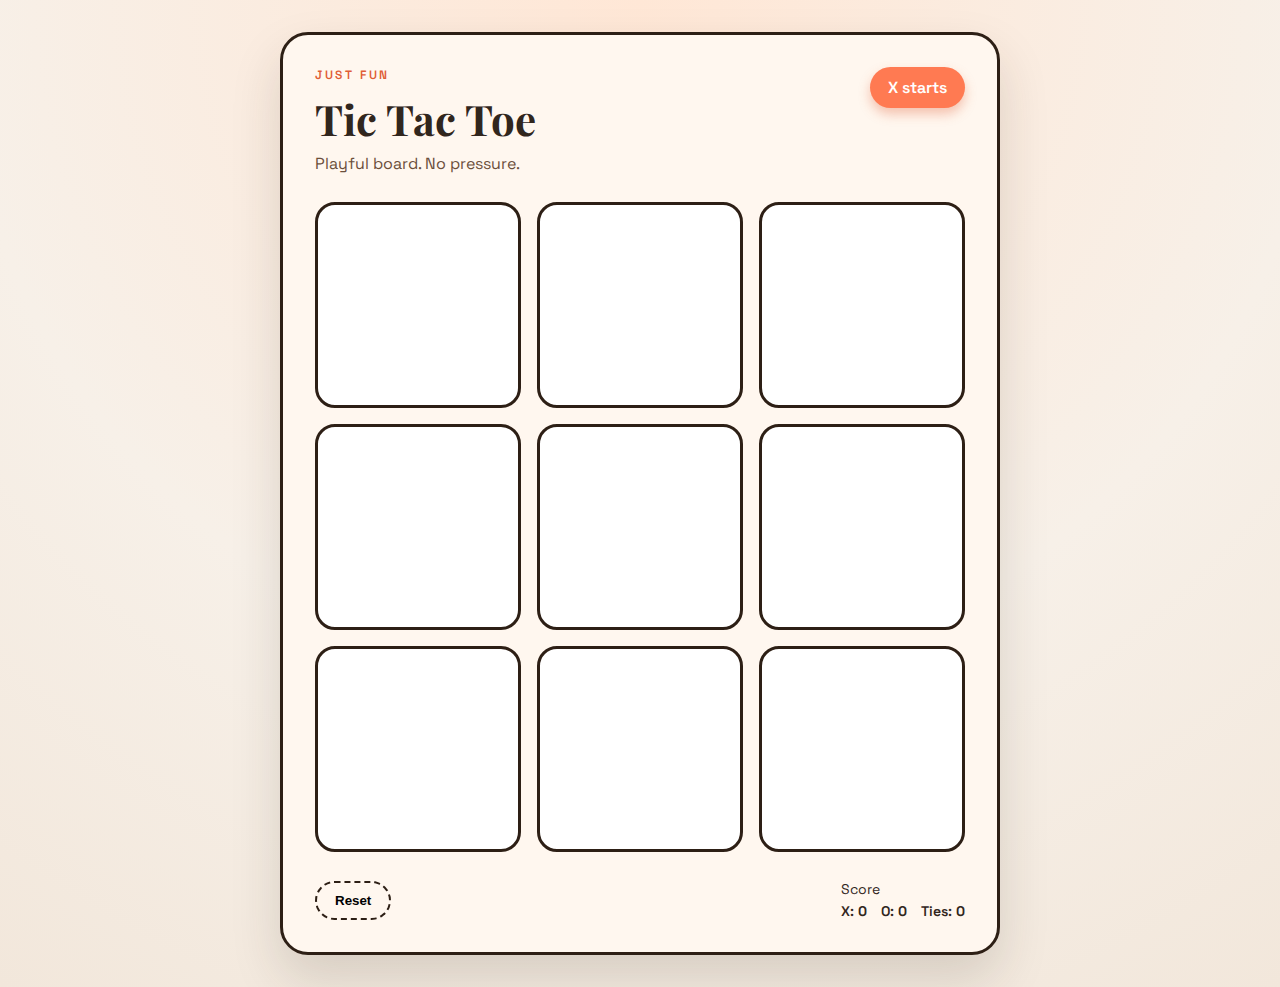
<file: just fun/index.html>
<!doctype html>
<html lang="en">
  <head>
    <meta charset="utf-8" />
    <meta name="viewport" content="width=device-width, initial-scale=1" />
    <title>Tic Tac Toe</title>
    <link rel="preconnect" href="https://fonts.googleapis.com" />
    <link rel="preconnect" href="https://fonts.gstatic.com" crossorigin />
    <link
      href="https://fonts.googleapis.com/css2?family=Playfair+Display:wght@600;700&family=Space+Grotesk:wght@400;500;600&display=swap"
      rel="stylesheet"
    />
    <link rel="stylesheet" href="style.css" />
  </head>
  <body>
    <main class="page">
      <section class="card">
        <header class="header">
          <div>
            <p class="eyebrow">Just Fun</p>
            <h1>Tic Tac Toe</h1>
            <p class="subtitle">Playful board. No pressure.</p>
          </div>
          <div class="status" id="status">X starts</div>
        </header>

        <div class="board" id="board" aria-label="Tic Tac Toe board" role="grid">
          <button class="cell" data-index="0" role="gridcell" aria-label="Cell 1"></button>
          <button class="cell" data-index="1" role="gridcell" aria-label="Cell 2"></button>
          <button class="cell" data-index="2" role="gridcell" aria-label="Cell 3"></button>
          <button class="cell" data-index="3" role="gridcell" aria-label="Cell 4"></button>
          <button class="cell" data-index="4" role="gridcell" aria-label="Cell 5"></button>
          <button class="cell" data-index="5" role="gridcell" aria-label="Cell 6"></button>
          <button class="cell" data-index="6" role="gridcell" aria-label="Cell 7"></button>
          <button class="cell" data-index="7" role="gridcell" aria-label="Cell 8"></button>
          <button class="cell" data-index="8" role="gridcell" aria-label="Cell 9"></button>
        </div>

        <footer class="footer">
          <button class="ghost" id="reset">Reset</button>
          <div class="score" aria-live="polite">
            <span>Score</span>
            <div class="score-values">
              <span>X: <strong id="score-x">0</strong></span>
              <span>O: <strong id="score-o">0</strong></span>
              <span>Ties: <strong id="score-ties">0</strong></span>
            </div>
          </div>
        </footer>
      </section>
    </main>

    <script src="script.js"></script>
  </body>
</html>
</file>
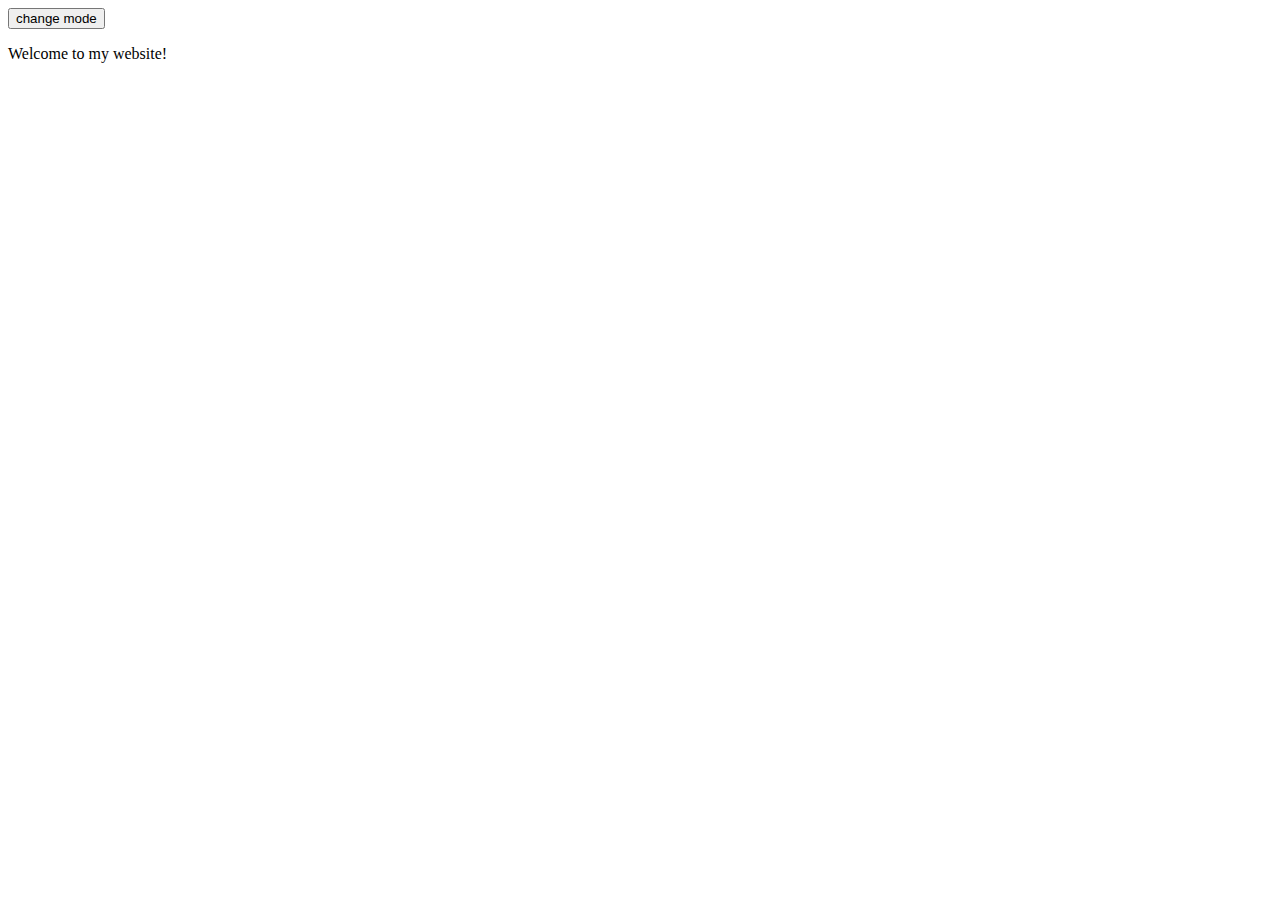
<file: event.html>
<!DOCTYPE html>
<html lang="en">
<head>
    <meta charset="UTF-8">
    <meta name="viewport" content="width=device-width, initial-scale=1.0">
    <title>Document</title>
    <link rel="stylesheet" href="style.css">
</head>
<body>
    <button id ="mode"> change mode</button>
    <p> Welcome to my website!</p>
    <script src="seventh.js"></script>
</body>
</html>
</file>
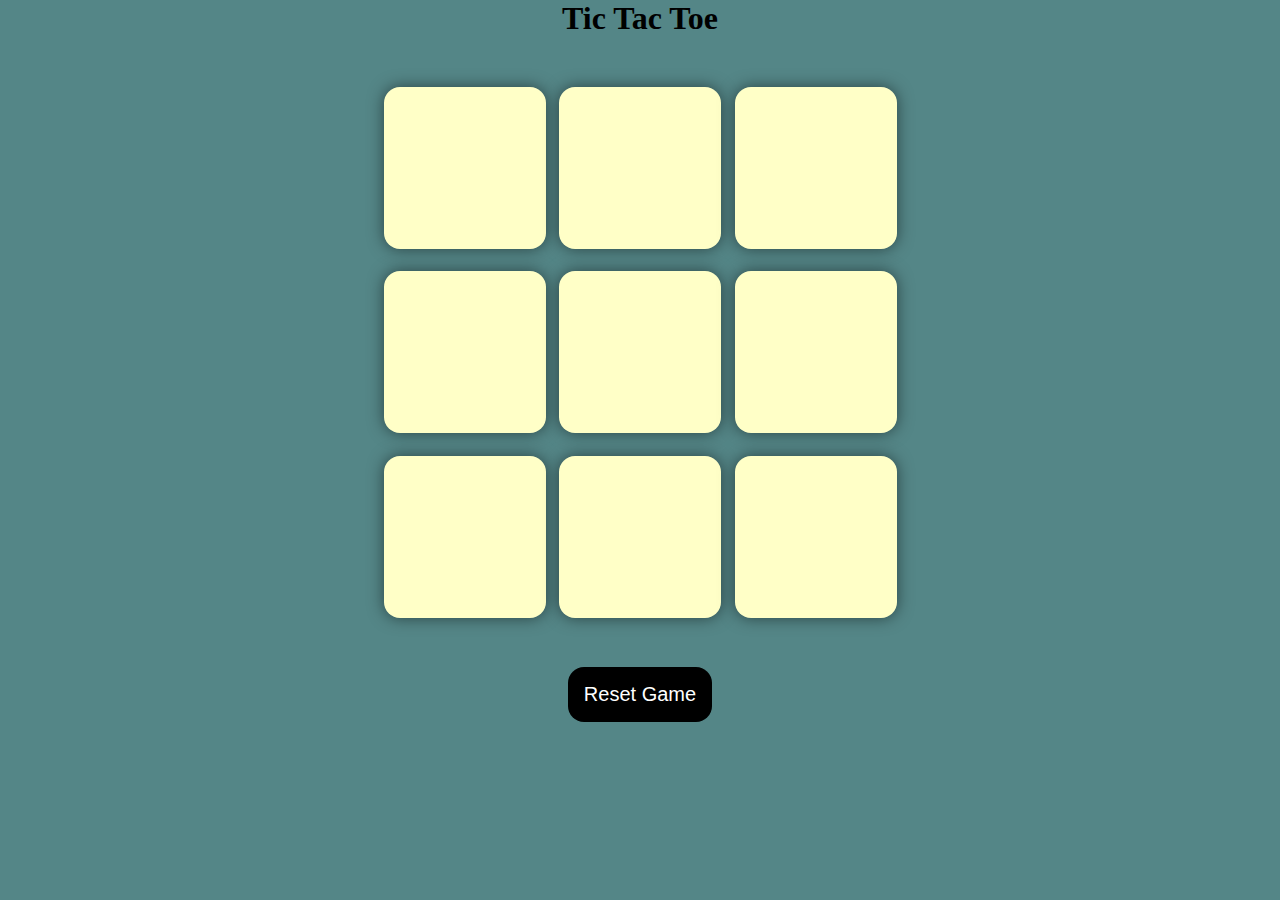
<file: game_index.html>
<!DOCTYPE html>
<html lang="en">
<head>
    <meta charset="UTF-8">
    <meta name="viewport" content="width=device-width, initial-scale=1.0">
    <title>Tic -Tac -Toe Game</title>
    <link rel="stylesheet" href="game_style.css">
</head>
<body>
    <div class="msg-container hide">
        <p id="msg">Winner</p>
        <button id="new-btn">New Game</button>
    </div>
    <main>
        <h1>Tic Tac Toe </h1>
        <div class="container">
        <div class="game">
            <button class="box"></button>
            <button class="box"></button>
            <button class="box"></button>
            <button class="box"></button>
            <button class="box"></button>
            <button class="box"></button>
            <button class="box"></button>
            <button class="box"></button>
            <button class="box"></button>

        </div>
        </div>
        <button id="reset-btn">Reset Game</button>

    </main>
    <script src="game_app.js"></script>
    
    
</body>
</html>
</file>
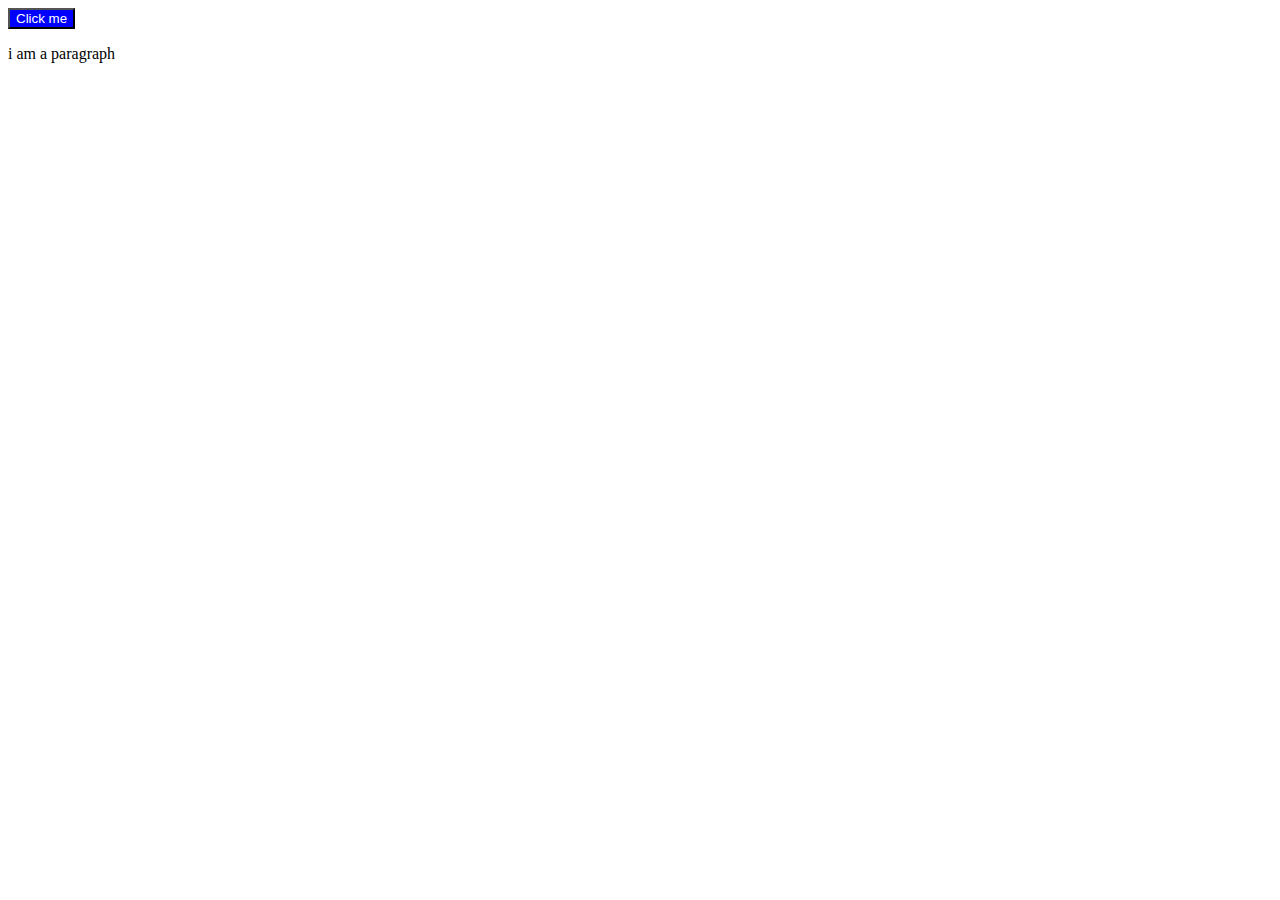
<file: indexsixth.html>
<!DOCTYPE html>
<html lang="en">
<head>
    <meta charset="UTF-8">
    <meta name="viewport" content="width=device-width, initial-scale=1.0">
    <title>Document</title>
    <link rel="stylesheet" href="style.css">
</head>
<body>
    <p class="content">i am a paragraph</p>
    <script src="sixth.js"></script>
</body>
</html>
</file>
<file: just fun/style.css>
:root {
  color-scheme: light;
  --bg: #f7f0e8;
  --card: #fff7ef;
  --ink: #31261d;
  --accent: #ff7a52;
  --accent-dark: #e05c35;
  --line: #2d1f15;
  --soft: #f5d8c6;
  --shadow: 0 24px 50px rgba(49, 38, 29, 0.15);
  --radius: 28px;
}

* {
  box-sizing: border-box;
  margin: 0;
  padding: 0;
}

body {
  min-height: 100vh;
  font-family: "Space Grotesk", system-ui, sans-serif;
  color: var(--ink);
  background: radial-gradient(circle at top, #ffe7d6 0%, #f7f0e8 58%, #f2e7db 100%);
  display: grid;
  place-items: center;
  padding: 32px 16px;
}

.page {
  width: min(720px, 100%);
}

.card {
  background: var(--card);
  border: 3px solid var(--line);
  border-radius: var(--radius);
  padding: 32px;
  box-shadow: var(--shadow);
  display: grid;
  gap: 28px;
}

.header {
  display: flex;
  justify-content: space-between;
  align-items: flex-start;
  gap: 24px;
}

.eyebrow {
  text-transform: uppercase;
  letter-spacing: 0.22em;
  font-size: 12px;
  color: var(--accent-dark);
  font-weight: 600;
}

h1 {
  font-family: "Playfair Display", serif;
  font-size: clamp(28px, 4vw, 42px);
  margin-top: 8px;
}

.subtitle {
  margin-top: 6px;
  color: #6b4f3b;
}

.status {
  background: var(--accent);
  color: white;
  padding: 10px 18px;
  border-radius: 999px;
  font-weight: 600;
  box-shadow: 0 6px 12px rgba(224, 92, 53, 0.35);
}

.board {
  display: grid;
  grid-template-columns: repeat(3, minmax(80px, 1fr));
  gap: 16px;
}

.cell {
  aspect-ratio: 1;
  border-radius: 20px;
  border: 3px solid var(--line);
  background: white;
  font-size: clamp(32px, 6vw, 56px);
  font-weight: 700;
  font-family: "Playfair Display", serif;
  cursor: pointer;
  display: grid;
  place-items: center;
  transition: transform 0.15s ease, box-shadow 0.15s ease, background 0.2s ease;
}

.cell:hover {
  transform: translateY(-2px) rotate(-1deg);
  box-shadow: 0 10px 18px rgba(49, 38, 29, 0.18);
  background: #fff0e5;
}

.cell:disabled {
  cursor: not-allowed;
  opacity: 0.85;
}

.cell.winner {
  background: #ffe0cf;
  border-color: var(--accent);
  box-shadow: 0 12px 20px rgba(255, 122, 82, 0.25);
}

.footer {
  display: flex;
  justify-content: space-between;
  align-items: center;
  gap: 16px;
  flex-wrap: wrap;
}

.ghost {
  border: 2px dashed var(--line);
  background: transparent;
  border-radius: 999px;
  padding: 10px 18px;
  font-weight: 600;
  cursor: pointer;
}

.score {
  display: grid;
  gap: 4px;
  font-size: 14px;
}

.score-values {
  display: flex;
  gap: 14px;
  font-weight: 600;
}

@media (max-width: 560px) {
  .card {
    padding: 24px;
  }

  .header {
    flex-direction: column;
    align-items: flex-start;
  }

  .status {
    align-self: stretch;
    text-align: center;
  }
}
</file>
<file: style.css>
/* .box {
    height: 100px;
    width: 100px;
    border: 1px solid black;
    margin: 5px;
    text-align: center;
    background-color: lightcyan;
} */
 .content{
    
 }
</file>
<file: game_style.css>
* {
    margin: 0;
    padding: 0;
}
body {
    background-color: #548687;
    text-align: center;
}
.container {
    height: 70vh;
    display:flex;
    justify-content:center;
    align-items: center;
}
.game{
    height:60vmin;
    width:60vmin;
    display:flex;
    flex-wrap:wrap;
    justify-content:center;
    align-items: center;
    gap:1.5vmin;
}
.box{
    height:18vmin;
    width:18vmin;
    border-radius: 1rem;
    border: none;
    box-shadow: 0 0 1rem rgb(0,0,0,0.5);
    font-size: 8vmin;
    color:#b0413e;
    background-color: #ffffc7;
}
#reset-btn{
    padding:1rem;
    font-size:1.25rem;
    background-color: black;
    color:white;
    border-radius: 1rem;
    border: none;
}
#new-btn{
    padding:1rem;
    font-size:1.25rem;
    background-color: black;
    color:white;
    border-radius: 1rem;
    border: none;
}
#msg{
    color: #ffffc7;
    font-size: 5vmin;
}
.msg-container{
    height: 100vmin;
    display:flex;
    justify-content: center;
    align-items: center;
    flex-direction: column;
    gap: 4rem;
}
.hide{
    display:none;
}
.O {
    color: #e63946;  
}

.X {
    color: #1d3557;   
}
</file>
